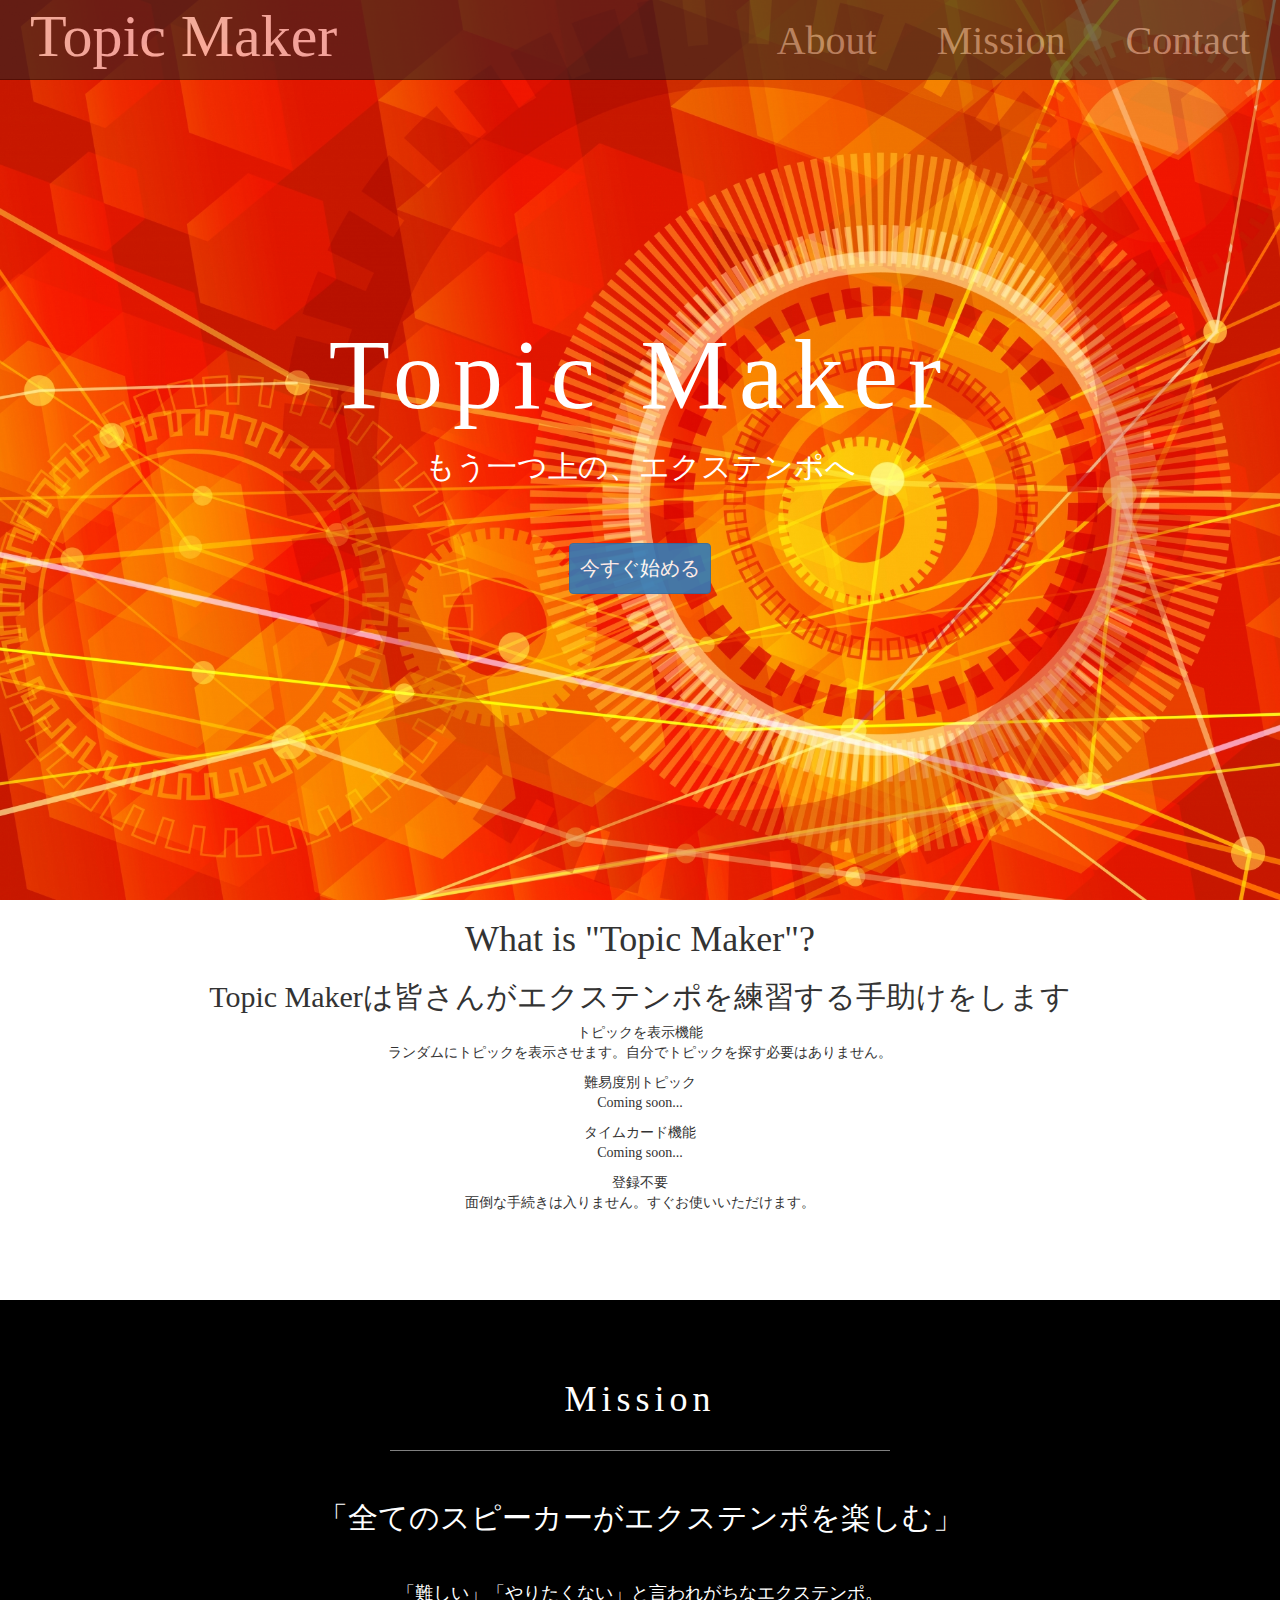
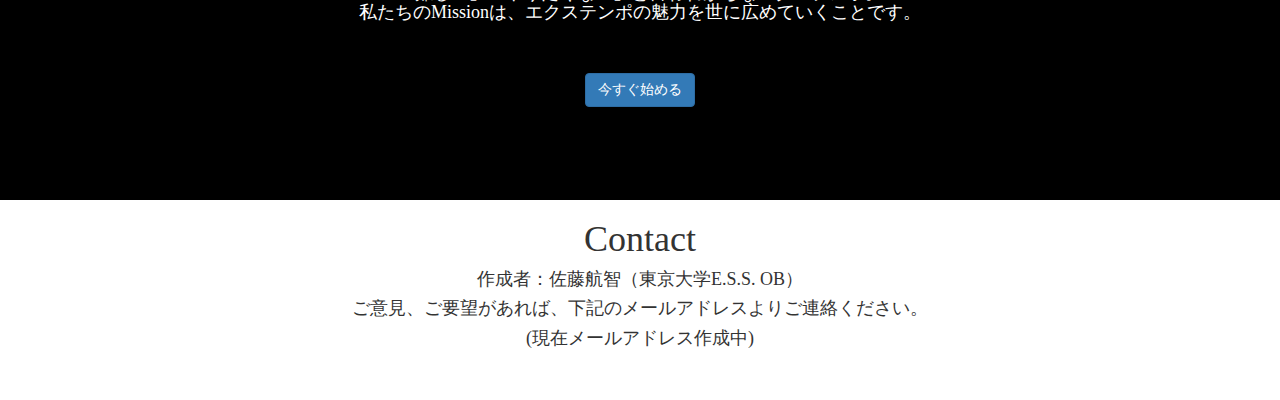
<file: index.html>
<!DOCTYPE html>
<html>
  <head>
    <meta charaset="utf-8">
    <title>Topic Maker</title>
    <link rel="stylesheet" href="https://stackpath.bootstrapcdn.com/bootstrap/3.3.6/css/bootstrap.min.css">
    <link rel="stylesheet" href="css/index.css">
    <script src="https://ajax.googleapis.com/ajax/libs/jquery/1.9.1/jquery.min.js"></script>

    <!-- Global site tag (gtag.js) - Google Analytics -->
    <script async src="https://www.googletagmanager.com/gtag/js?id=UA-118332595-1"></script>
    <script>
      window.dataLayer = window.dataLayer || [];
      function gtag(){dataLayer.push(arguments);}
      gtag('js', new Date());

      gtag('config', 'UA-118332595-1');
    </script>
  </head>
  <body>
    <!-- navbar -->
    <nav class="navbar navbar-inverse navbar-fixed-top">
      <div class="navbar-header">
        <a href="#top" class="navbar-brand">Topic Maker</a>
      </div>
      <ul class="nav navbar-nav navbar-right">
        <li><a href="#about" id="about-link">About</a></li>
        <li><a href="#mission" id="mission-link">Mission</a></li>
        <li><a href="#contact" id="contact-link">Contact</a></li>
      </ul>
    </nav>

    <!-- top -->
    <div class="top-wrapper" id="top">
      <div class="container">
        <h1>Topic Maker</h1>
        <h2>もう一つ上の、エクステンポへ</h2>
        <a class="btn btn-primary" href="topic.html">今すぐ始める</a>
      </div> 
    </div>

    <!-- about -->
    <div class="about-wrapper" id="about">
      <div class="container">
        <h1>What is "Topic Maker"?</h1>
        <h2>Topic Makerは皆さんがエクステンポを練習する手助けをします</h2>
        <div class="points-wrapper">
          <div class="point">
            <div class="point-wrapper">
              <div class="point-header">トピックを表示機能</div>
              <p>ランダムにトピックを表示させます。自分でトピックを探す必要はありません。</p>
            </div>  
          </div>
          <div class="point">
            <div class="point-wrapper">
              <div class="point-header">難易度別トピック</div>
              <p>Coming soon...</p>
            </div>
          </div>
          <div class="point">
            <div class="point-wrapper">
              <div class="point-header">タイムカード機能</div>
              <p>Coming soon...</p>
            </div>
          </div>
          <div class="point">
            <div class="point-wrapper">
              <div class="point-header">登録不要</div>
              <p>面倒な手続きは入りません。すぐお使いいただけます。</p>
            </div>
          </div>
        </div>
      </div> 
    </div>

    <!-- mission -->
    <div class="mission-wrapper" id="mission">
      <div class="container">
        <h1>Mission</h1>
        <h2>「全てのスピーカーがエクステンポを楽しむ」</h2>
        <h4>「難しい」「やりたくない」と言われがちなエクステンポ。<br>私たちのMissionは、エクステンポの魅力を世に広めていくことです。</h4>
        <a class="btn btn-primary" href="topic.html">今すぐ始める</a>
      </div> 
    </div>

    <!-- contact -->
    <div class="contact-wrapper" id="contact">
      <div class="container">
        <h1>Contact</h1>
        <h4>作成者：佐藤航智（東京大学E.S.S. OB）</h4>
        <h4>ご意見、ご要望があれば、下記のメールアドレスよりご連絡ください。</h4>
        <h4>(現在メールアドレス作成中)</h4>
      </div> 
    </div>

    <script src="js/index.js"></script>
    <script src="https://stackpath.bootstrapcdn.com/bootstrap/3.3.6/js/bootstrap.min.js"></script>
  </body>
</html>
</file>
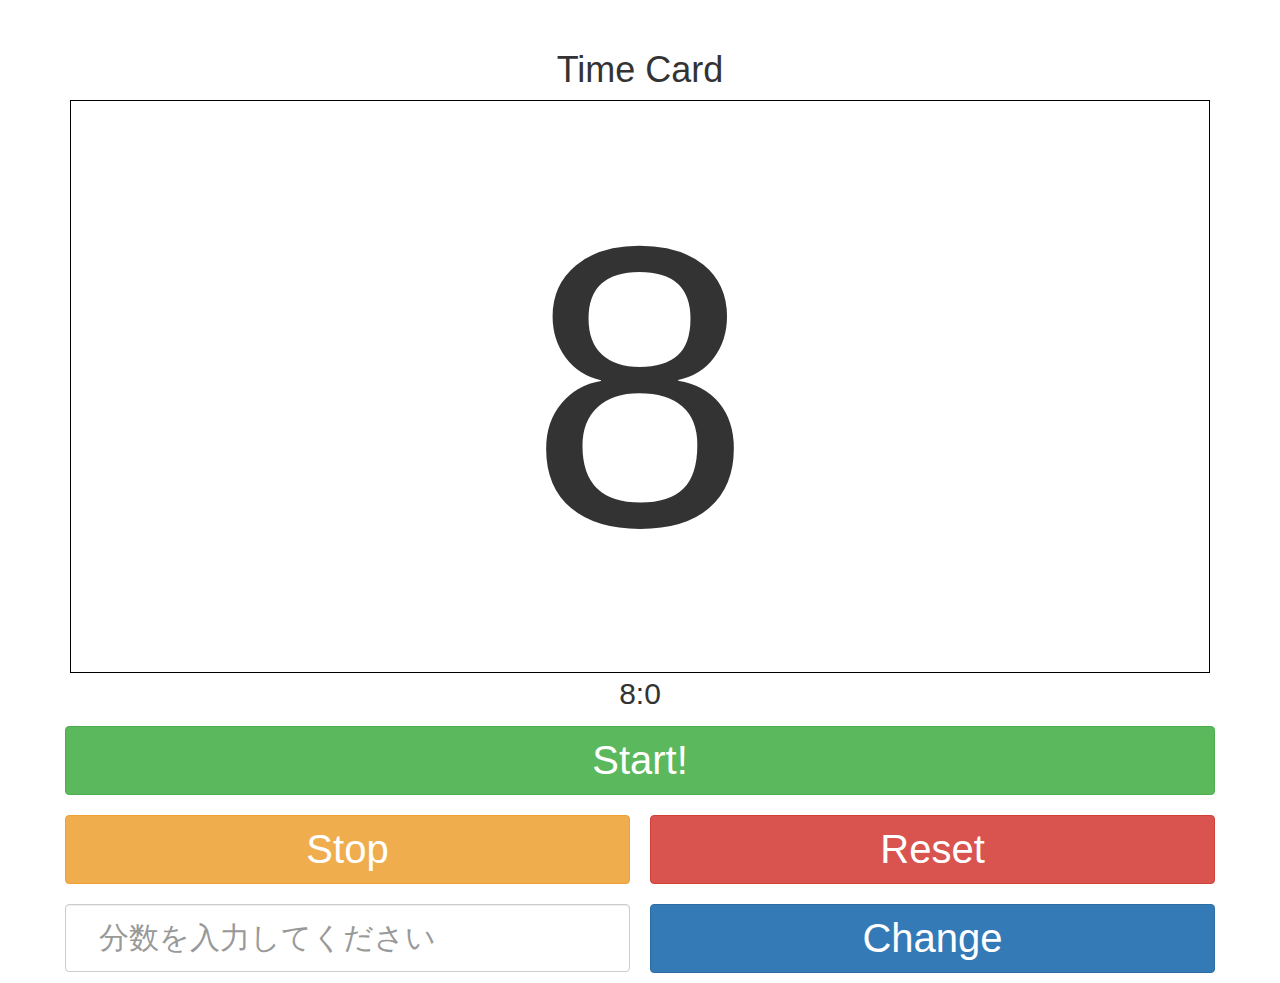
<file: timecard.html>
<!DOCTYPE html>
<html>
  <head>
    <meta charaset="utf-8">
    <title>Topic Maker</title>
    <link rel="stylesheet" href="https://stackpath.bootstrapcdn.com/bootstrap/3.3.6/css/bootstrap.min.css">
    <link rel="stylesheet" href="css/timecard.css">
    <script src="https://ajax.googleapis.com/ajax/libs/jquery/1.9.1/jquery.min.js"></script>

    <!-- Global site tag (gtag.js) - Google Analytics -->
    <script async src="https://www.googletagmanager.com/gtag/js?id=UA-118332595-1"></script>
    <script>
      window.dataLayer = window.dataLayer || [];
      function gtag(){dataLayer.push(arguments);}
      gtag('js', new Date());

      gtag('config', 'UA-118332595-1');
    </script>
  </head>
  <body>
    <div class="container">
      <h1>Time Card</h1>
      <div id="time-card"></div>
      <div id="timer"></div>
      <div class="row">
        <div class="col-sm-12 button-wapper">
          <button id="startBtn" class="btn btn-success btn-block">Start!</button> 
        </div>  
      </div>
      <div class="row">
        <div class="col-sm-6 button-wapper">
          <button id="stopBtn" class="btn btn-warning btn-block">Stop</button> 
        </div>
        <div class="col-sm-6 button-wapper">
          <button id="resetBtn" class="btn btn-danger btn-block">Reset</button> 
        </div>
      </div>
      <div class="row form-inline">
        <div class="col-sm-6 button-wapper">
          <input type="text" id="setSecond" class="form-control" placeholder="分数を入力してください">
        </div>  
        <div class="col-sm-6 button-wapper">
          <button id="changeSecond" class="btn btn-primary btn-block">Change</button> 
        </div>  
      </div>
    </div>
    <script src="https://stackpath.bootstrapcdn.com/bootstrap/3.3.6/js/bootstrap.min.js"></script>
    <script src="js/timecard.js" charaset="utf-8"></script>
  </body>
</html>
</file>
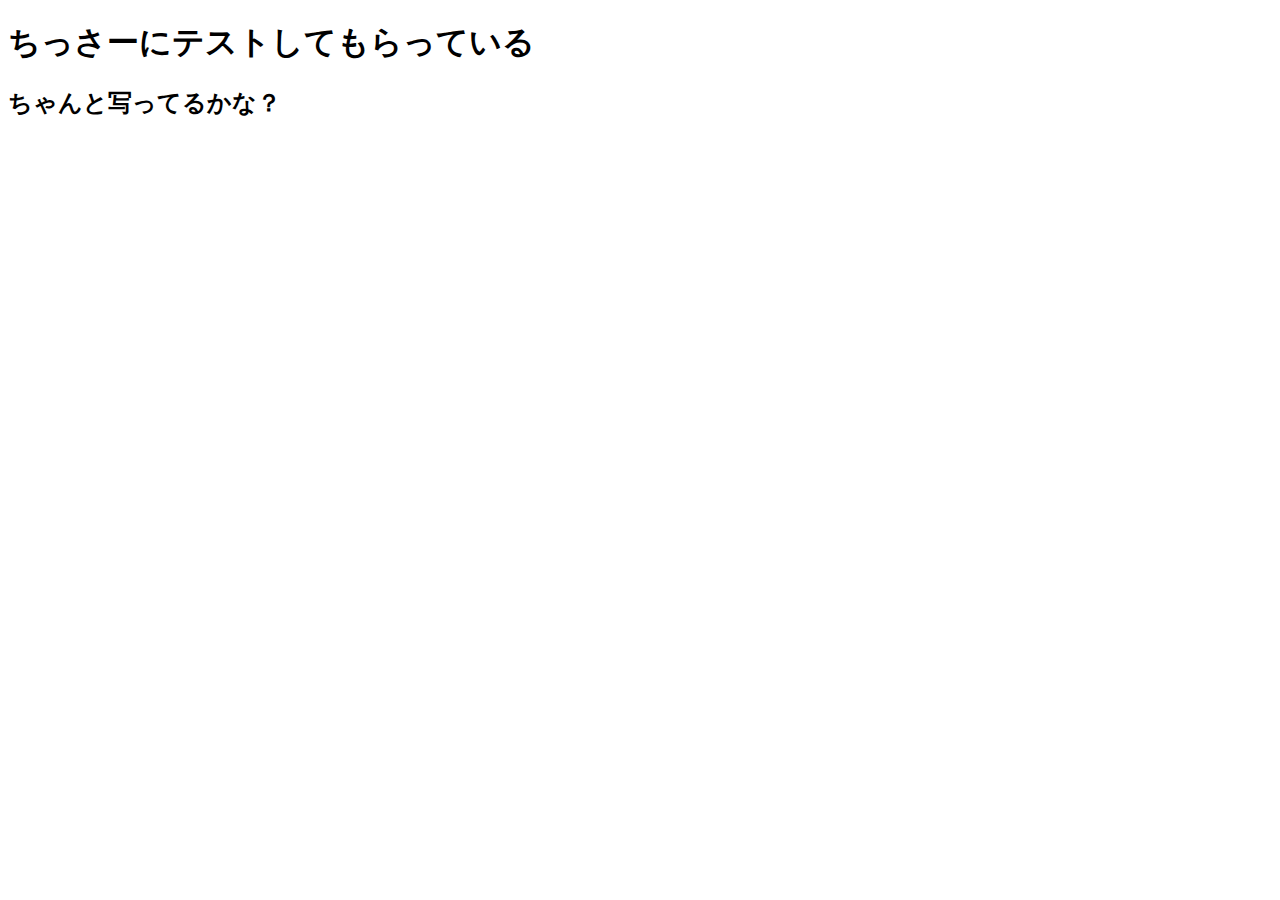
<file: topic-maker.html>
<!DOCTYPE html>
<html>
  <head>
    <meta charaset="utf-8">
    <title>Topic Maker</title>
    <link rel="stylesheet" href="css/index.css">
  </head>
  <body>
    <h1>ちっさーにテストしてもらっている</h1>
    <h2>ちゃんと写ってるかな？</h2>
    <script src="js/index.js"></script>
  </body>
</html>
</file>
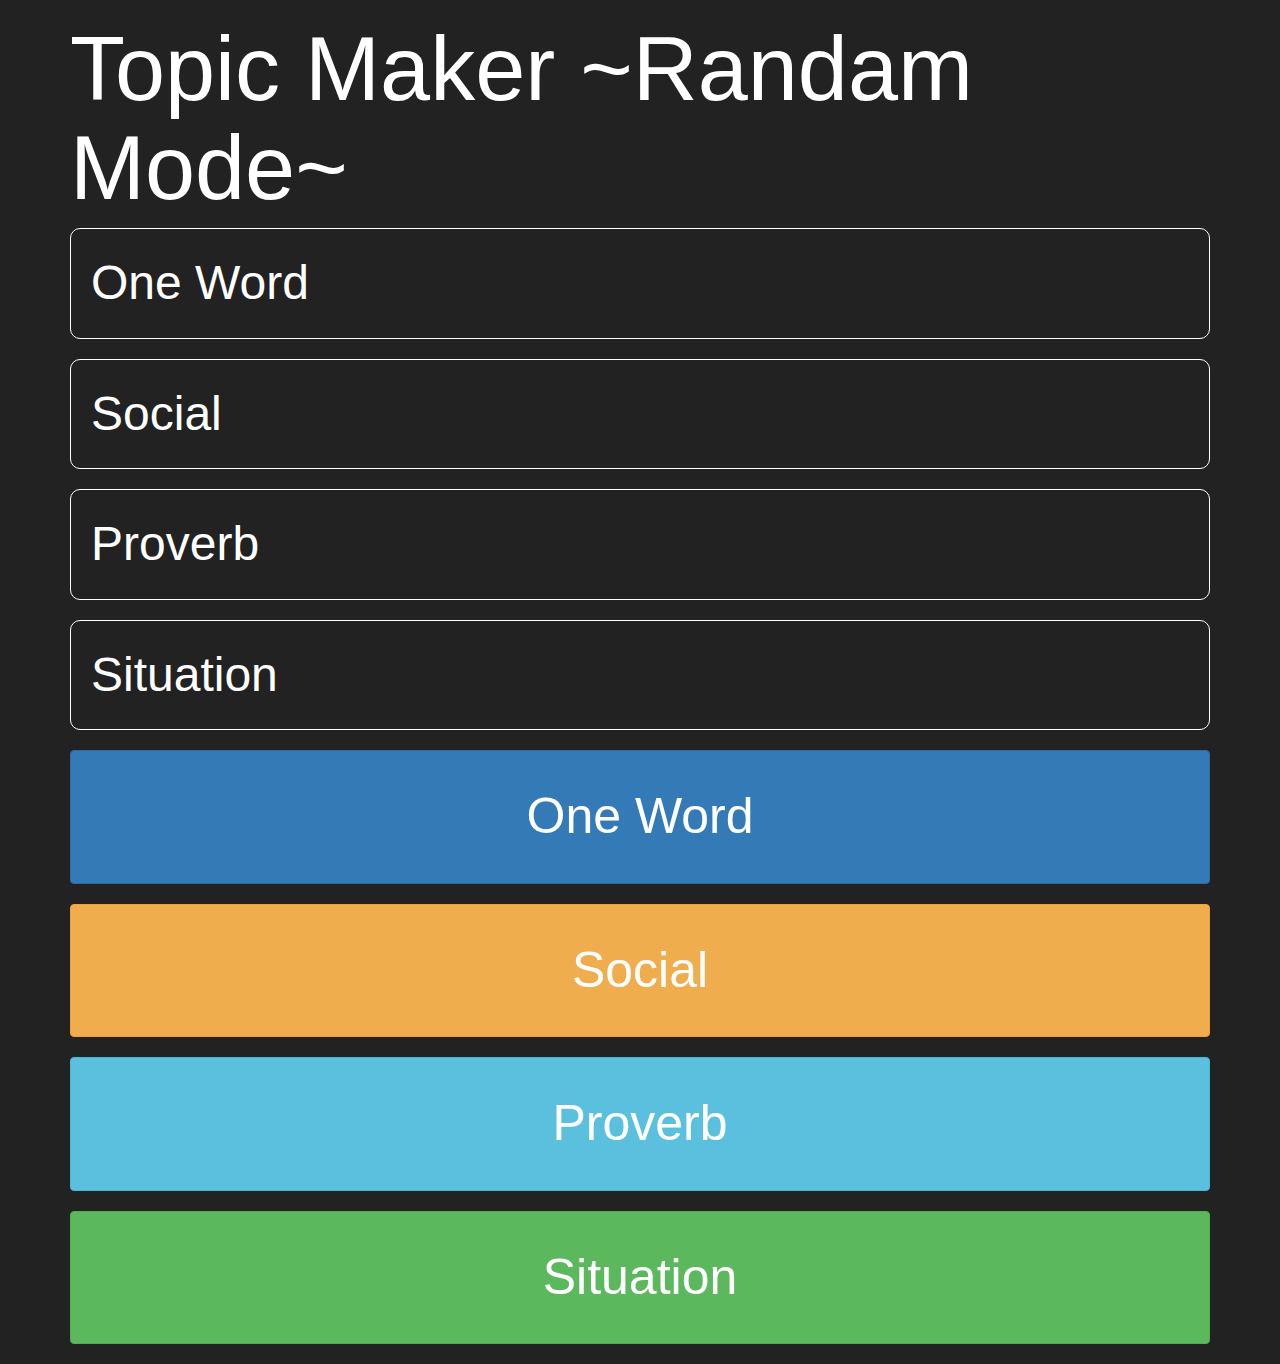
<file: topic.html>
<!DOCTYPE html>
<html>
  <head>
    <meta charaset="utf-8">
    <title>Topic Maker</title>
    <link rel="stylesheet" href="https://stackpath.bootstrapcdn.com/bootstrap/3.3.6/css/bootstrap.min.css">
    <link rel="stylesheet" href="css/topic.css">
    <script src="https://ajax.googleapis.com/ajax/libs/jquery/1.9.1/jquery.min.js"></script>

    <!-- Global site tag (gtag.js) - Google Analytics -->
    <script async src="https://www.googletagmanager.com/gtag/js?id=UA-118332595-1"></script>
    <script>
      window.dataLayer = window.dataLayer || [];
      function gtag(){dataLayer.push(arguments);}
      gtag('js', new Date());

      gtag('config', 'UA-118332595-1');
    </script>
  </head>
  <body>
    <div class="container">
      <h1>Topic Maker ~Randam Mode~</h1>
      <div class="topics">
        <p class="topic" id="result1">One Word</p>
        <p class="topic" id="result2">Social</p>
        <p class="topic" id="result3">Proverb</p>
        <p class="topic" id="result4">Situation</p>
      </div>
      <div class="btn-wrapper">
        <button id="btn1" class="btn btn-primary btn-block">One Word</button>
      </div>

      <div class="btn-wrapper">
        <button id="btn2" class="btn btn-warning btn-block">Social</button>
      </div>

      <div class="btn-wrapper">
        <button id="btn3" class="btn btn-info btn-block">Proverb</button> 
      </div>

      <div class="btn-wrapper">
        <button id="btn4" class="btn btn-success btn-block">Situation</button> 
      </div>
    </div>
    <script src="https://stackpath.bootstrapcdn.com/bootstrap/3.3.6/js/bootstrap.min.js"></script>
    <script src="js/topic-collection.js" charaset="utf-8"></script>
    <script src="js/topic.js" charaset="utf-8"></script>
  </body>
</html>
</file>
<file: css/index.css>
body {
  font-family: "Hiragino Kaku Gothic ProN";
}

nav {
  height: 80px;
  opacity: 0.6;
}

.navbar-header a {
  font-size: 60px;
  padding: 26px 30px 0 30px;
}

.navbar-right li {
  font-size: 40px;
  padding: 16px 30px 0 0;
}

.top-wrapper {
  padding: 300px 0 300px 0;
  text-align: center;
  background-image: url("../top-background.jpg");
  background-color: black;
  background-size: cover;
  color: white;
  height: 900px;
}

.top-wrapper h1 {
  font-size: 100px;
  letter-spacing: 10px;
  color: white;
}

.top-wrapper h2 {
  font-size: 30px;
}

.top-wrapper .btn {
  opacity: 0.9;
  margin-top: 50px;
  padding: 10px;
  font-size: 20px;
}

.about-wrapper {
  height: 400px;
  text-align: center;
}

.mission-wrapper {
  height: 500px;
  background: black;
  text-align: center;
  color: white;
}

.mission-wrapper h1 {
  letter-spacing: 5px;
  width: 500px;
  padding: 30px;
  margin: 50px auto;
  border-bottom: 1px solid gray;
}

.mission-wrapper h4 {
  margin: 50px auto;
}

.contact-wrapper { 
  height: 200px;
  text-align: center;
}
</file>
<file: css/timecard.css>
h1 {
  text-align: center;
  margin-top: 50px;
}

#time-card {
  font-size: 400px;
  text-align: center;
  border: 1px solid black;
}

#timer {
  font-size: 30px;
  text-align: center;
}

.btn {
  padding: 5px;
  font-size: 40px;
}

#setSecond {
  padding: 33px;
  font-size: 30px;
  width: 100%;
}

.button-wapper {
  padding: 10px;
}
</file>
<file: css/topic.css>
body {
  background: #222;
  color: white;
}

h1 {
  font-size: 90px;
}

.topic {
  font-size: 48px;
  border: 1px solid white;
  padding: 20px;
  border-radius: 10px;
  margin-bottom: 20px;
}

.btn-wrapper button {
  padding: 10px;
  font-size: 40px;
  margin: 10px auto;
}

.topic-container {
  margin: 0 20px;
}

.btn-wrapper button {
  padding: 30px 10px;
  font-size: 50px;
}

.btn-wrapper {
  margin-bottom: 20px;
}


.topic-footer {
  font-size: 40px;
  text-align: center;
  margin-top: 100px;
}

.topic-title {
  margin: 100px 0;
  text-align: center;
}

.topic-title p {
  font-size: 30px;
}
</file>
